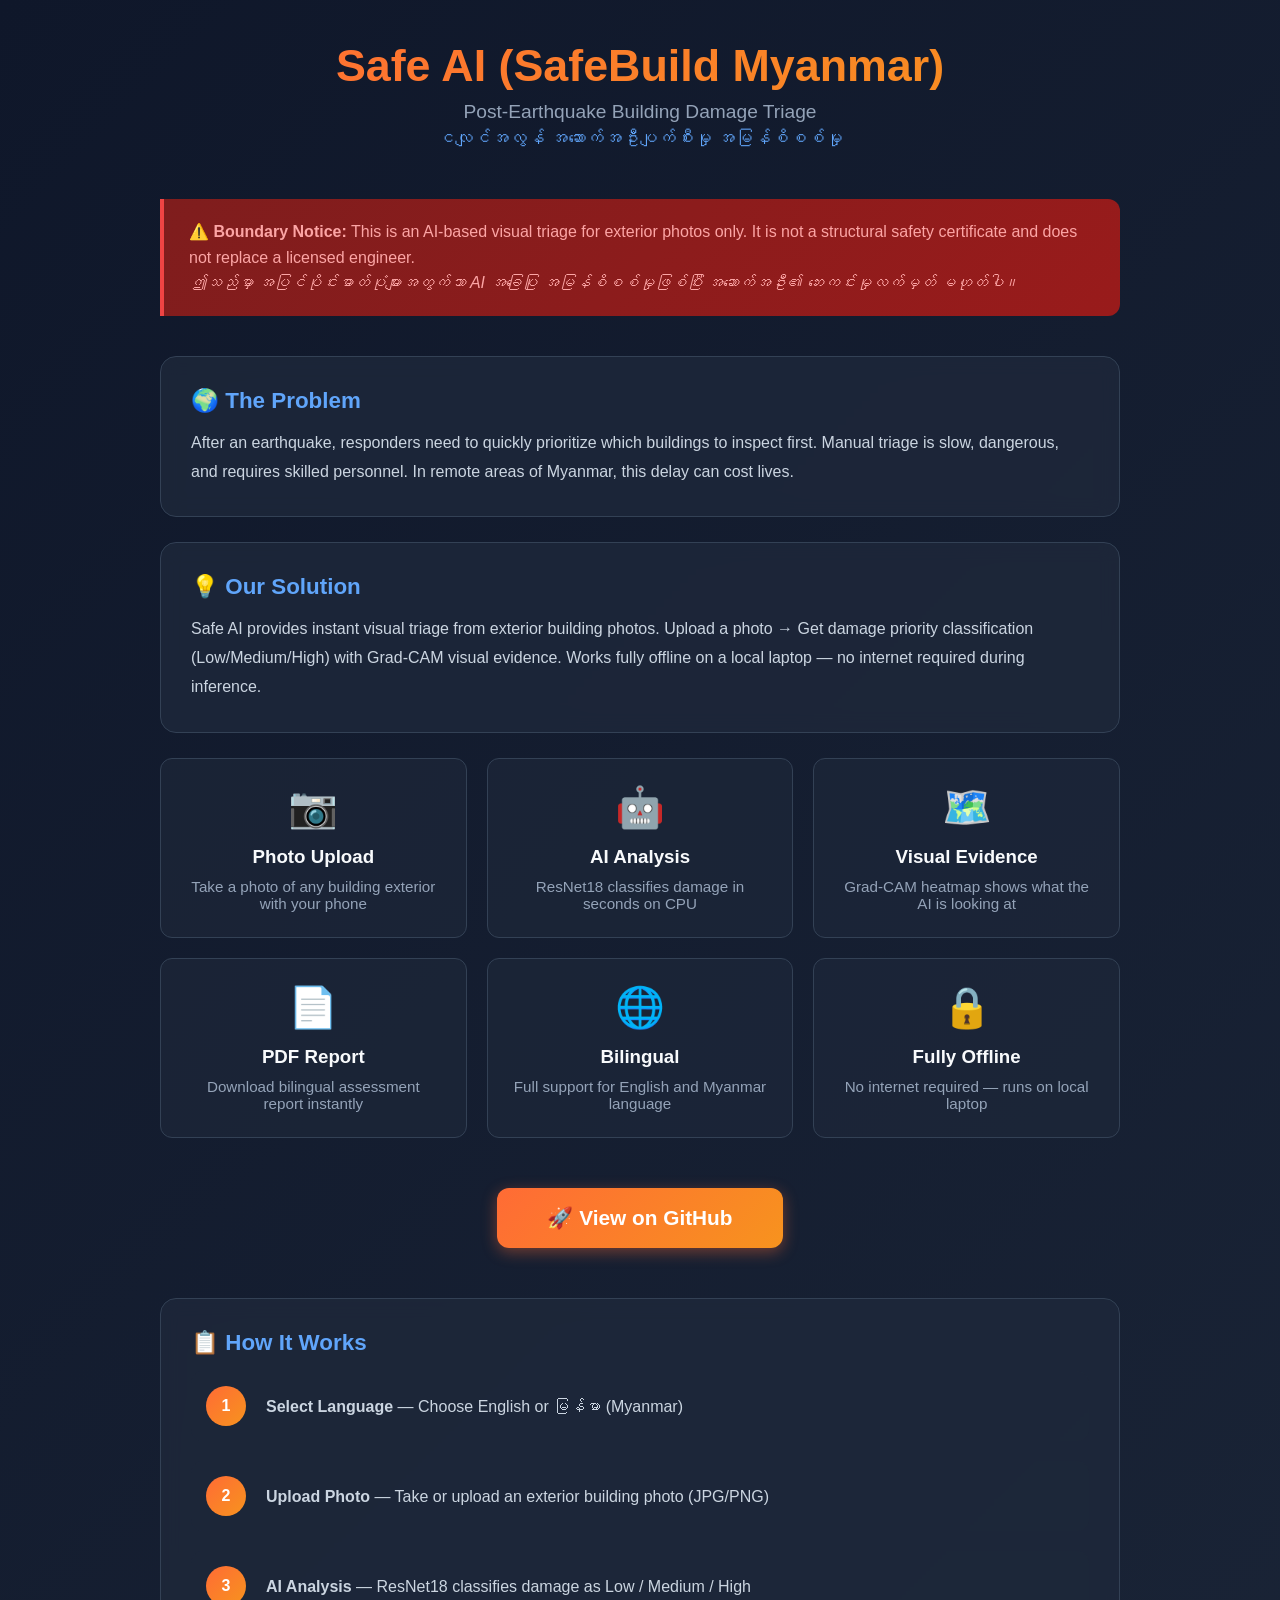
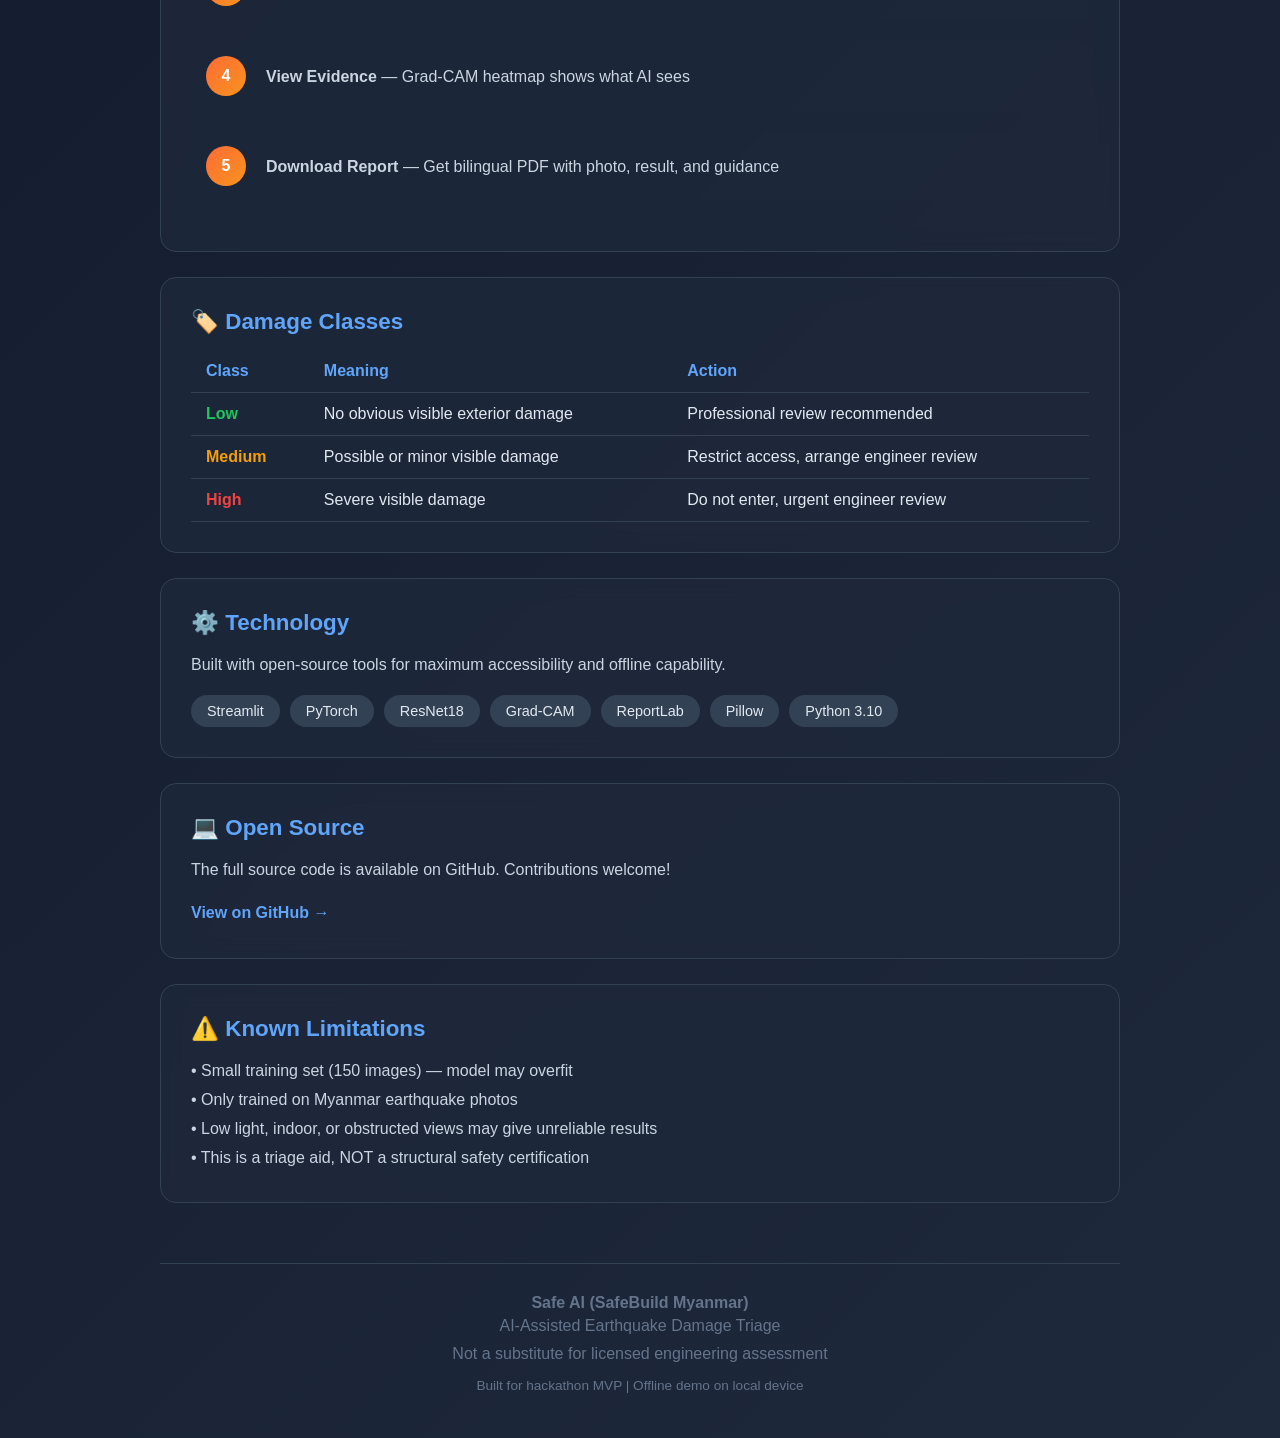
<file: safebuild-myanmar/netlify-site/index.html>
<!DOCTYPE html>
<html lang="en">
<head>
    <meta charset="UTF-8">
    <meta name="viewport" content="width=device-width, initial-scale=1.0">
    <title>Safe AI (SafeBuild Myanmar)</title>
    <style>
        * { margin: 0; padding: 0; box-sizing: border-box; }
        body {
            font-family: 'Segoe UI', Tahoma, Geneva, Verdana, sans-serif;
            background: linear-gradient(135deg, #0f172a 0%, #1e293b 100%);
            color: #e2e8f0;
            min-height: 100vh;
        }
        .container { max-width: 1000px; margin: 0 auto; padding: 40px 20px; }

        /* Header */
        .header { text-align: center; margin-bottom: 50px; }
        .header h1 {
            font-size: 2.8rem;
            background: linear-gradient(135deg, #ff6b35, #f7931e);
            -webkit-background-clip: text;
            -webkit-text-fill-color: transparent;
            margin-bottom: 10px;
        }
        .header .subtitle { color: #94a3b8; font-size: 1.2rem; }
        .header .myanmar { color: #60a5fa; font-size: 1.1rem; margin-top: 5px; }

        /* Boundary Notice */
        .boundary {
            background: linear-gradient(135deg, #7f1d1d, #991b1b);
            border-left: 4px solid #ef4444;
            padding: 20px 25px;
            border-radius: 0 12px 12px 0;
            margin-bottom: 40px;
        }
        .boundary p { color: #fca5a5; line-height: 1.6; }

        /* Cards */
        .card {
            background: rgba(30, 41, 59, 0.8);
            border: 1px solid #334155;
            border-radius: 16px;
            padding: 30px;
            margin-bottom: 25px;
            backdrop-filter: blur(10px);
        }
        .card h2 {
            color: #60a5fa;
            font-size: 1.4rem;
            margin-bottom: 15px;
            display: flex;
            align-items: center;
            gap: 10px;
        }
        .card p { line-height: 1.8; color: #cbd5e1; }

        /* Features Grid */
        .features {
            display: grid;
            grid-template-columns: repeat(auto-fit, minmax(280px, 1fr));
            gap: 20px;
            margin-bottom: 40px;
        }
        .feature {
            background: rgba(30, 41, 59, 0.6);
            border: 1px solid #334155;
            border-radius: 12px;
            padding: 25px;
            text-align: center;
            transition: transform 0.3s, border-color 0.3s;
        }
        .feature:hover {
            transform: translateY(-5px);
            border-color: #ff6b35;
        }
        .feature .icon { font-size: 2.5rem; margin-bottom: 15px; }
        .feature h3 { color: #f8fafc; margin-bottom: 10px; }
        .feature p { color: #94a3b8; font-size: 0.95rem; }

        /* How it works */
        .steps { counter-reset: step; }
        .step {
            display: flex;
            align-items: flex-start;
            gap: 20px;
            margin-bottom: 20px;
            padding: 15px;
            background: rgba(30, 41, 59, 0.4);
            border-radius: 12px;
        }
        .step-number {
            counter-increment: step;
            background: linear-gradient(135deg, #ff6b35, #f7931e);
            color: white;
            width: 40px;
            height: 40px;
            border-radius: 50%;
            display: flex;
            align-items: center;
            justify-content: center;
            font-weight: bold;
            flex-shrink: 0;
        }
        .step-number::before { content: counter(step); }
        .step-text { color: #cbd5e1; line-height: 1.6; padding-top: 8px; }

        /* CTA Button */
        .cta {
            text-align: center;
            margin: 50px 0;
        }
        .cta a {
            display: inline-block;
            background: linear-gradient(135deg, #ff6b35, #f7931e);
            color: white;
            padding: 18px 50px;
            border-radius: 12px;
            text-decoration: none;
            font-size: 1.3rem;
            font-weight: bold;
            transition: transform 0.3s, box-shadow 0.3s;
            box-shadow: 0 4px 15px rgba(255, 107, 53, 0.4);
        }
        .cta a:hover {
            transform: translateY(-3px);
            box-shadow: 0 8px 25px rgba(255, 107, 53, 0.6);
        }

        /* Tech Stack */
        .tech-stack {
            display: flex;
            flex-wrap: wrap;
            gap: 10px;
            margin-top: 15px;
        }
        .tech-tag {
            background: #334155;
            color: #e2e8f0;
            padding: 8px 16px;
            border-radius: 20px;
            font-size: 0.9rem;
        }

        /* Classes Table */
        .classes-table {
            width: 100%;
            border-collapse: collapse;
            margin-top: 15px;
        }
        .classes-table th, .classes-table td {
            padding: 12px 15px;
            text-align: left;
            border-bottom: 1px solid #334155;
        }
        .classes-table th { color: #60a5fa; }
        .classes-table tr:hover { background: rgba(51, 65, 85, 0.3); }
        .low { color: #22c55e; }
        .medium { color: #f59e0b; }
        .high { color: #ef4444; }

        /* Footer */
        .footer {
            text-align: center;
            color: #64748b;
            margin-top: 60px;
            padding-top: 30px;
            border-top: 1px solid #334155;
        }
        .footer p { margin-bottom: 5px; }

        /* Responsive */
        @media (max-width: 768px) {
            .header h1 { font-size: 2rem; }
            .features { grid-template-columns: 1fr; }
        }
    </style>
</head>
<body>
    <div class="container">
        <!-- Header -->
        <div class="header">
            <h1>Safe AI (SafeBuild Myanmar)</h1>
            <p class="subtitle">Post-Earthquake Building Damage Triage</p>
            <p class="myanmar">ငလျင်အလွန် အဆောက်အဦးပျက်စီးမှု အမြန်စိစစ်မှု</p>
        </div>

        <!-- Boundary Notice -->
        <div class="boundary">
            <p><strong>⚠️ Boundary Notice:</strong> This is an AI-based visual triage for exterior photos only. It is not a structural safety certificate and does not replace a licensed engineer.<br>
            <em>ဤသည်မှာ အပြင်ပိုင်းဓာတ်ပုံများအတွက်သာ AI အခြေပြု အမြန်စိစစ်မှုဖြစ်ပြီး အဆောက်အဦး၏ ဘေးကင်းမှုလက်မှတ် မဟုတ်ပါ။</em></p>
        </div>

        <!-- Problem -->
        <div class="card">
            <h2>🌍 The Problem</h2>
            <p>After an earthquake, responders need to quickly prioritize which buildings to inspect first. Manual triage is slow, dangerous, and requires skilled personnel. In remote areas of Myanmar, this delay can cost lives.</p>
        </div>

        <!-- Solution -->
        <div class="card">
            <h2>💡 Our Solution</h2>
            <p>Safe AI provides instant visual triage from exterior building photos. Upload a photo → Get damage priority classification (Low/Medium/High) with Grad-CAM visual evidence. Works fully offline on a local laptop — no internet required during inference.</p>
        </div>

        <!-- Features -->
        <div class="features">
            <div class="feature">
                <div class="icon">📷</div>
                <h3>Photo Upload</h3>
                <p>Take a photo of any building exterior with your phone</p>
            </div>
            <div class="feature">
                <div class="icon">🤖</div>
                <h3>AI Analysis</h3>
                <p>ResNet18 classifies damage in seconds on CPU</p>
            </div>
            <div class="feature">
                <div class="icon">🗺️</div>
                <h3>Visual Evidence</h3>
                <p>Grad-CAM heatmap shows what the AI is looking at</p>
            </div>
            <div class="feature">
                <div class="icon">📄</div>
                <h3>PDF Report</h3>
                <p>Download bilingual assessment report instantly</p>
            </div>
            <div class="feature">
                <div class="icon">🌐</div>
                <h3>Bilingual</h3>
                <p>Full support for English and Myanmar language</p>
            </div>
            <div class="feature">
                <div class="icon">🔒</div>
                <h3>Fully Offline</h3>
                <p>No internet required — runs on local laptop</p>
            </div>
        </div>

        <!-- CTA Button -->
        <div class="cta">
            <!-- UPDATE THIS LINK after Streamlit Cloud deployment -->
            <a href="https://safeai-myanmar.netlify.app/" target="_blank">
                🚀 View on GitHub
            </a>
        </div>

        <!-- How it works -->   
        <div class="card">
            <h2>📋 How It Works</h2>
            <div class="steps">
                <div class="step">
                    <div class="step-number"></div>
                    <div class="step-text"><strong>Select Language</strong> — Choose English or မြန်မာ (Myanmar)</div>
                </div>
                <div class="step">
                    <div class="step-number"></div>
                    <div class="step-text"><strong>Upload Photo</strong> — Take or upload an exterior building photo (JPG/PNG)</div>
                </div>
                <div class="step">
                    <div class="step-number"></div>
                    <div class="step-text"><strong>AI Analysis</strong> — ResNet18 classifies damage as Low / Medium / High</div>
                </div>
                <div class="step">
                    <div class="step-number"></div>
                    <div class="step-text"><strong>View Evidence</strong> — Grad-CAM heatmap shows what AI sees</div>
                </div>
                <div class="step">
                    <div class="step-number"></div>
                    <div class="step-text"><strong>Download Report</strong> — Get bilingual PDF with photo, result, and guidance</div>
                </div>
            </div>
        </div>

        <!-- Damage Classes -->
        <div class="card">
            <h2>🏷️ Damage Classes</h2>
            <table class="classes-table">
                <thead>
                    <tr>
                        <th>Class</th>
                        <th>Meaning</th>
                        <th>Action</th>
                    </tr>
                </thead>
                <tbody>
                    <tr>
                        <td class="low"><strong>Low</strong></td>
                        <td>No obvious visible exterior damage</td>
                        <td>Professional review recommended</td>
                    </tr>
                    <tr>
                        <td class="medium"><strong>Medium</strong></td>
                        <td>Possible or minor visible damage</td>
                        <td>Restrict access, arrange engineer review</td>
                    </tr>
                    <tr>
                        <td class="high"><strong>High</strong></td>
                        <td>Severe visible damage</td>
                        <td>Do not enter, urgent engineer review</td>
                    </tr>
                </tbody>
            </table>
        </div>

        <!-- Technology -->
        <div class="card">
            <h2>⚙️ Technology</h2>
            <p>Built with open-source tools for maximum accessibility and offline capability.</p>
            <div class="tech-stack">
                <span class="tech-tag">Streamlit</span>
                <span class="tech-tag">PyTorch</span>
                <span class="tech-tag">ResNet18</span>
                <span class="tech-tag">Grad-CAM</span>
                <span class="tech-tag">ReportLab</span>
                <span class="tech-tag">Pillow</span>
                <span class="tech-tag">Python 3.10</span>
            </div>
        </div>

        <!-- GitHub -->
        <div class="card">
            <h2>💻 Open Source</h2>
            <p>The full source code is available on GitHub. Contributions welcome!</p>
            <p style="margin-top: 15px;">
                <a href="https://github.com/isaaclk91207-oss/hackathon-demo-" target="_blank" style="color: #60a5fa; text-decoration: none; font-weight: bold;">
                    View on GitHub →
                </a>
            </p>
        </div>

        <!-- Known Limitations -->
        <div class="card">
            <h2>⚠️ Known Limitations</h2>
            <p>• Small training set (150 images) — model may overfit<br>
               • Only trained on Myanmar earthquake photos<br>
               • Low light, indoor, or obstructed views may give unreliable results<br>
               • This is a triage aid, NOT a structural safety certification</p>
        </div>

        <!-- Footer -->
        <div class="footer">
            <p><strong>Safe AI (SafeBuild Myanmar)</strong></p>
            <p>AI-Assisted Earthquake Damage Triage</p>
            <p style="margin-top: 10px;">Not a substitute for licensed engineering assessment</p>
            <p style="margin-top: 15px; font-size: 0.85rem;">Built for hackathon MVP | Offline demo on local device</p>
        </div>
    </div>
</body>
</html>
</file>
